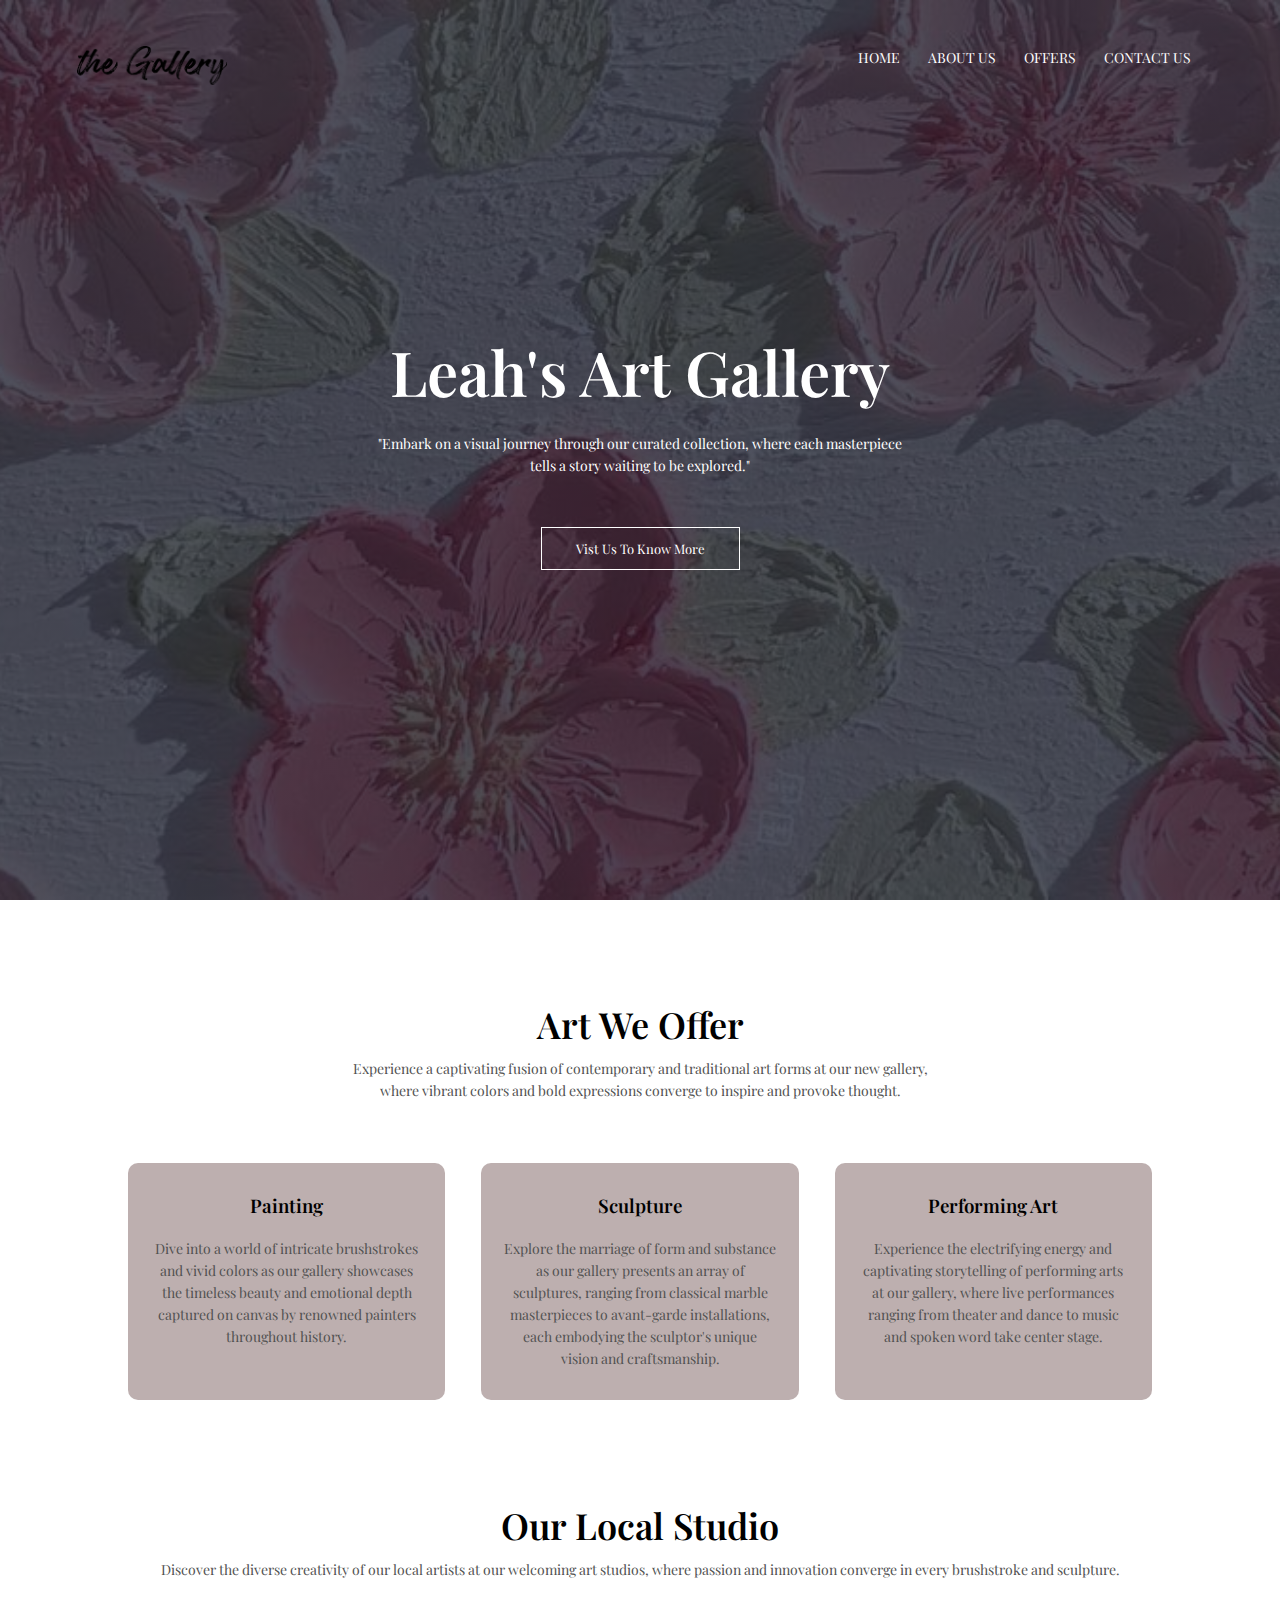
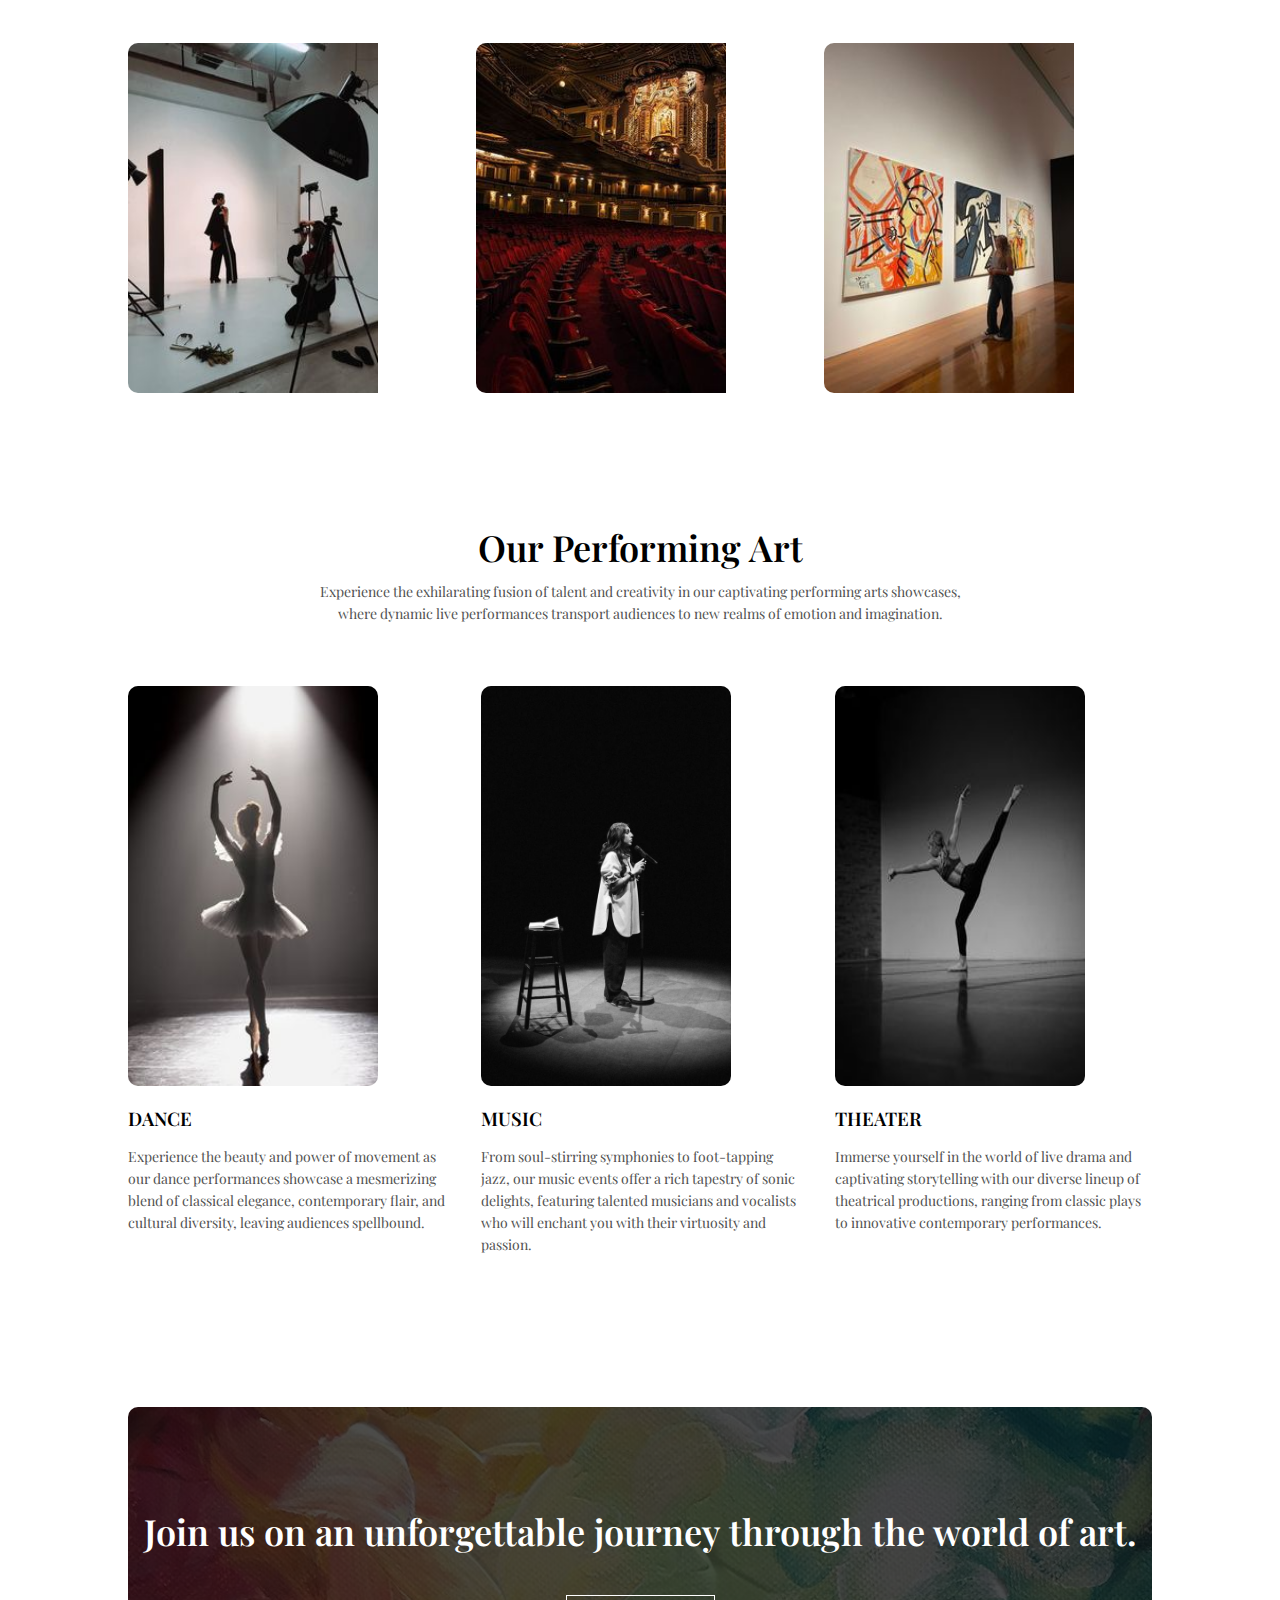
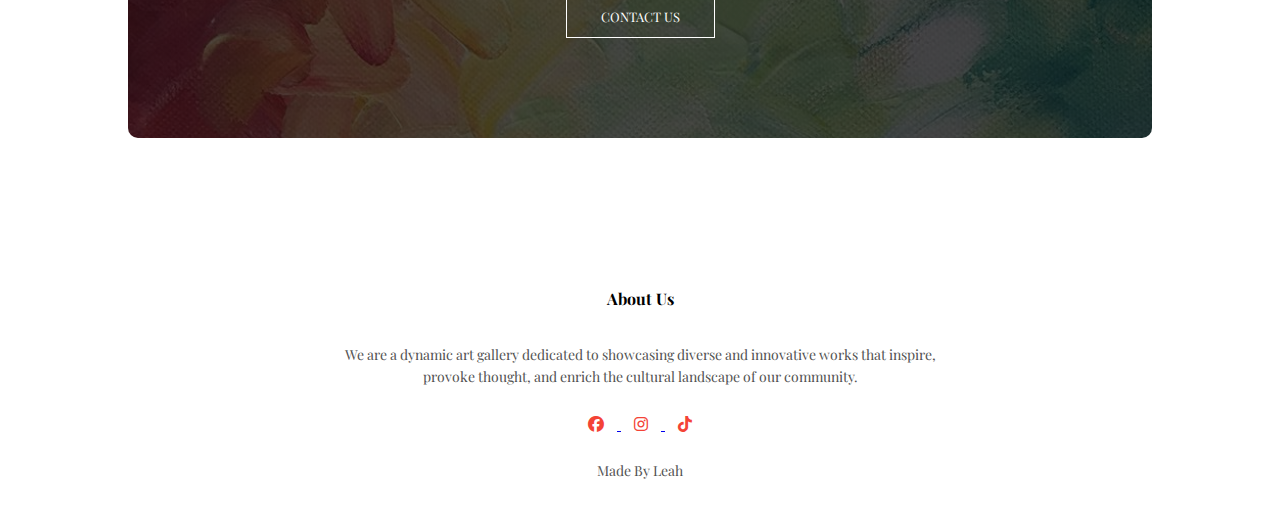
<file: index.html>
<!DOCTYPE html>
<html>
<head>
    <meta name="viewpoint" content="with=device-width, initial-scale=1.0">
    <title>Leahs Demo Website</title>
    <link rel="stylesheet" href="website.css">
    <link rel="preconnect" href="https://fonts.googleapis.com">
<link rel="preconnect" href="https://fonts.gstatic.com" crossorigin>
<link href="https://fonts.googleapis.com/css2?family=Playfair+Display:ital,wght@0,400..900;1,400..900&display=swap" rel="stylesheet">
<!--<link rel="stylesheet" href="https://cdn.jsdelivr.net/npm/@fortawesome/fontawesome-free@6.4.2/css/fontawesome.min.css">-->
<link rel="stylesheet" href="https://cdnjs.cloudflare.com/ajax/libs/font-awesome/6.5.1/css/all.min.css">
    
</head>
<body>
    <section class="header">
        <nav>
            <a href="website.html"><img src="images/icon02.png"></a>
            <div class="nav-links" id="navLinks">
            <i class="fa-solid fa-xmark" onclick="hideMenu()"></i>
    

            <ul>
                <li><a href="website.html">HOME</a></li>
                <li><a href="about.html">ABOUT US</a></li>
                <li><a href="course.html">OFFERS</a></li>
                <li><a href="contact.html">CONTACT US</a></li>
            </ul>

           </div>
         <i class="fa-solid fa-bars" onclick="showMenu()"></i>   
        </nav>
        

          <div class="text-box">
            <h1>Leah's Art Gallery</h1>
            <p>"Embark on a visual journey through our curated collection, where each masterpiece <br>tells a story waiting to be explored."</p>
            <a href="" class="hero-btn">Vist Us To Know More</a>

          </div>

    </section>

    <!-----course---->

    <section class="course">
        <h1>Art We Offer</h1>
        <p>Experience a captivating fusion of contemporary and traditional art forms at our new gallery,<br> where vibrant colors and bold expressions converge to inspire and provoke thought.</p>
        <div class="row">

         <div class="course-col">
            <h3>Painting</h3>
            <p>Dive into a world of intricate brushstrokes and vivid colors as our gallery showcases the timeless beauty and emotional depth captured on canvas by renowned painters throughout history.</p>
         </div>

         <div class="course-col">
            <h3>Sculpture</h3>
            <p>Explore the marriage of form and substance as our gallery presents an array of sculptures, ranging from classical marble masterpieces to avant-garde installations, each embodying the sculptor's unique vision and craftsmanship.</p>
         </div>

         <div class="course-col">
            <h3>Performing Art</h3>
            <p>Experience the electrifying energy and captivating storytelling of performing arts at our gallery, where live performances ranging from theater and dance to music and spoken word take center stage.</p>
         </div>

        </div>


    </section>

    <!----campus/locations--->

    <section class="campus">
        <h1>Our Local Studio</h1>
        <p>Discover the diverse creativity of our local artists at our welcoming art studios, where passion and innovation converge in every brushstroke and sculpture.</p>
        <div class="row">
            <div class="campus-col">
                <img src="images/studio02.png">
                <div class="layer">
                    <h3>STUDIO</h3>
                </div>
            </div>

            <div class="campus-col">
                <img src="images/studio04.png">
                <div class="layer">
                    <h3>THEATER</h3>
                </div>
            </div>

            <div class="campus-col">
                <img src="images/studio03.png">
                <div class="layer">
                    <h3>ART GALLERY</h3>
                </div>
            </div>

        </div>

    </section>

    <!---------------facilities/performing art------------------->
    <section class="facilities">
        <h1>Our Performing Art</h1>
        <p>Experience the exhilarating fusion of talent and creativity in our captivating performing arts showcases, <br>where dynamic live performances transport audiences to new realms of emotion and imagination.</p>

        <div class="row">
            <div class="facilities-col">
                <img src="images/pa01.png">
                <h3>DANCE</h3>
                <p>Experience the beauty and power of movement as our dance performances showcase a mesmerizing blend of classical elegance, contemporary flair, and cultural diversity, leaving audiences spellbound.</p>
            </div>

            <div class="facilities-col">
                <img src="images/pa03.png">
                <h3>MUSIC</h3>
                <p>From soul-stirring symphonies to foot-tapping jazz, our music events offer a rich tapestry of sonic delights, featuring talented musicians and vocalists who will enchant you with their virtuosity and passion.</p>
            </div>

            <div class="facilities-col">
                <img src="images/pa02.png">
                <h3>THEATER</h3>
                <p>Immerse yourself in the world of live drama and captivating storytelling with our diverse lineup of theatrical productions, ranging from classic plays to innovative contemporary performances.</p>
            </div>

        </div>

    </section>
    <!------------Call To Action-------------->
    
    <section class="cta">
        <h1>Join us on an unforgettable journey through the world of art.</h1>
        <a href="contact.html" class="hero-btn">CONTACT US</a>
        
    </section>

    <!------------footer/about us-------------->

    <section class="footer">
        <h4>About Us</h4>
        <p>We are a dynamic art gallery dedicated to showcasing diverse and innovative works that inspire,<br> provoke thought, and enrich the cultural landscape of our community.</p>
        
        <div class="icons">
            <a href="https://www.facebook.com/share/MrYZ13g3mM8Aegvr/?mibextid=qi2Omg">
                <i class="fa-brands fa-facebook"></i>
            </a>
            <a href="https://www.instagram.com/bronwynnaicker?igsh=empidTBzeHNhOWMw">
                <i class="fa-brands fa-instagram"></i>
            </a>
            <a href="https://www.tiktok.com/@leah_naicker?_t=8kb9lyFSwHm&_r=1">
                <i class="fa-brands fa-tiktok"></i>
            </a>
            
        </div>
        <p>Made By Leah</p>

    </section>




























<!--------java script for toggle menu------->
<script>
    
    var navLinks = document.getElementById("navLinks");

    function showMenu(){
        navLinks.style.right= "0";
    }
    function hideMenu(){
        navLinks.style.right= "-200px";
    }

</script>

</body>
</html>
</file>
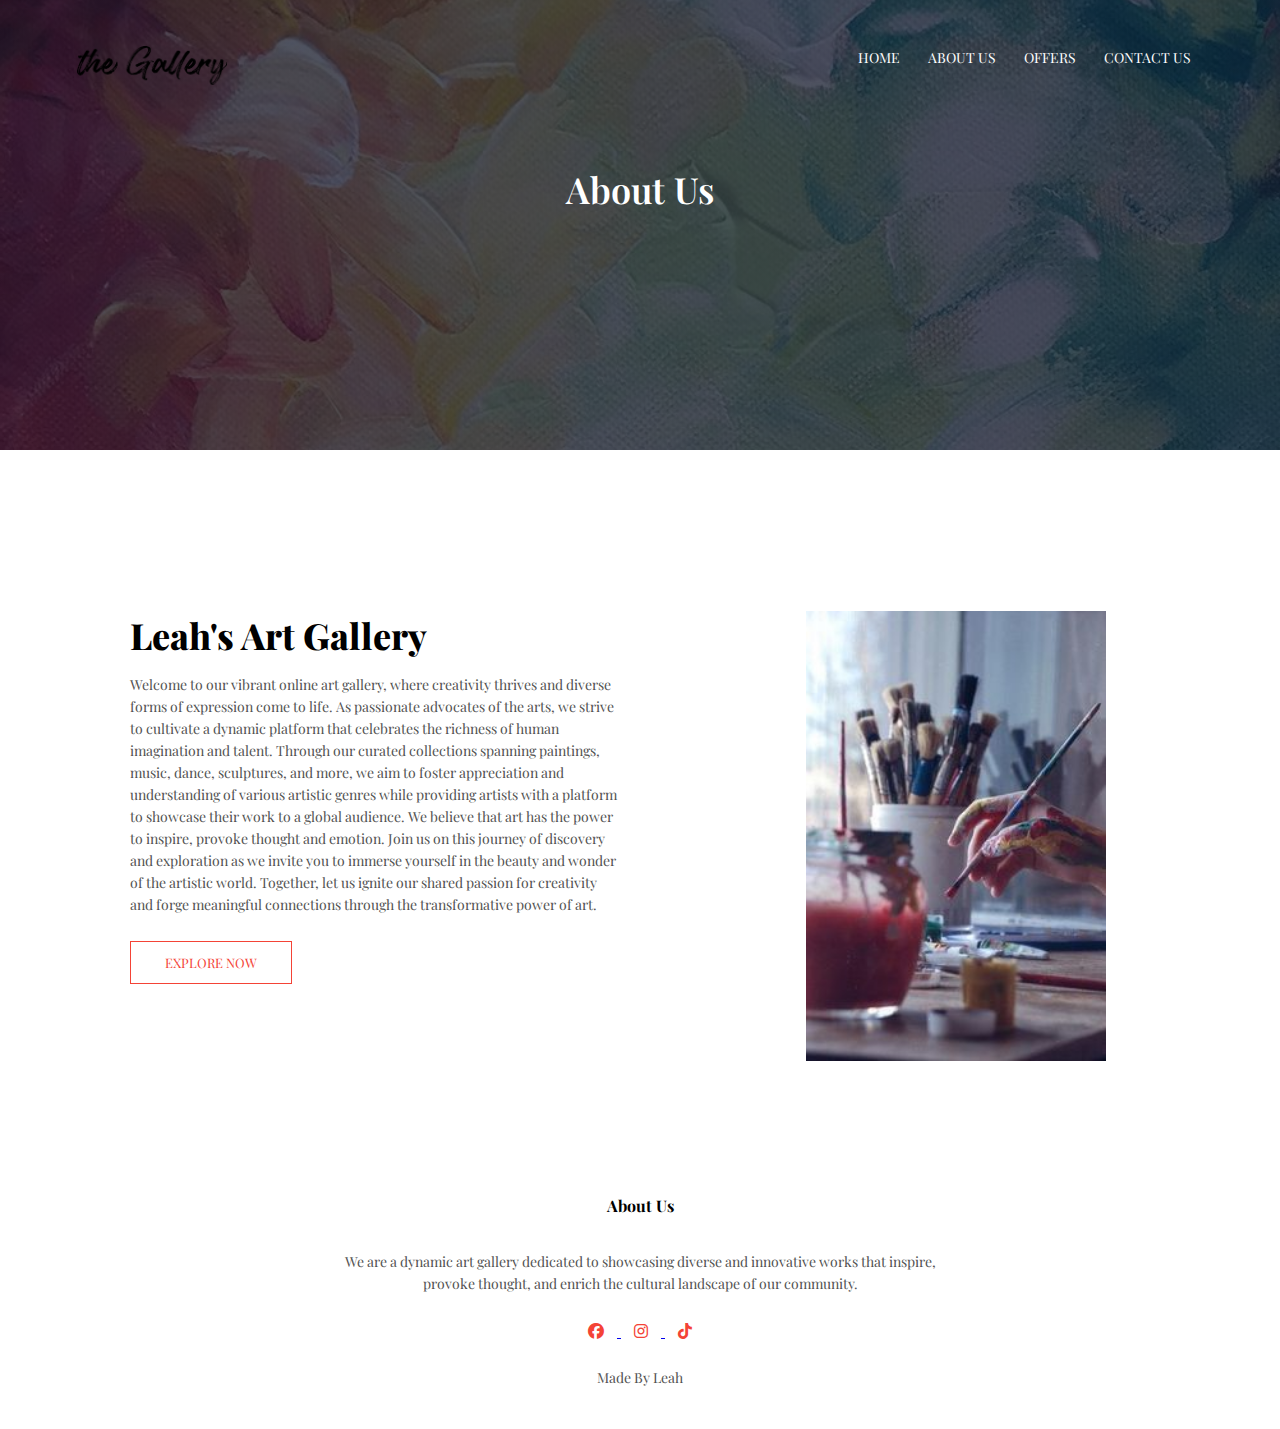
<file: about.html>
<!DOCTYPE html>
<html>
<head>
    <meta name="viewpoint" content="with=device-width, initial-scale=1.0">
    <title>Leahs Demo Website</title>
    <link rel="stylesheet" href="website.css">
    <link rel="preconnect" href="https://fonts.googleapis.com">
<link rel="preconnect" href="https://fonts.gstatic.com" crossorigin>
<link href="https://fonts.googleapis.com/css2?family=Playfair+Display:ital,wght@0,400..900;1,400..900&display=swap" rel="stylesheet">
<!--<link rel="stylesheet" href="https://cdn.jsdelivr.net/npm/@fortawesome/fontawesome-free@6.4.2/css/fontawesome.min.css">-->
<link rel="stylesheet" href="https://cdnjs.cloudflare.com/ajax/libs/font-awesome/6.5.1/css/all.min.css">

<script>
    function showMenu() {
        var navLinks = document.getElementById("navLinks");
        navLinks.style.right = "0";
    }
</script>
<script>
    function hideMenu() {
        var navLinks = document.getElementById("navLinks");
        navLinks.style.right = "-200px"; // Assuming you want to hide the menu by sliding it to the right
    }
</script>

 
</head>
<body>
    <section class="sub-header">
        <nav>
            <a href="website.html"><img src="images/icon02.png"></a>
            <div class="nav-links" id="navLinks">
            <i class="fa-solid fa-xmark" onclick="hideMenu()"></i>

            <ul>
                <li><a href="website.html">HOME</a></li>
                <li><a href="about.html">ABOUT US</a></li>
                <li><a href="course.html">OFFERS</a></li>
                <li><a href="contact.html">CONTACT US</a></li>
            </ul>

           </div>
            <i class="fa-solid fa-bars" onclick="showMenu()"></i>
        </nav>
        <h1>About Us</h1>
          
    </section>

    <!------------------about us content---------------------->

    <section class="about-us">

        <div class="row">
            <div class="about-col">
                <h1>Leah's Art Gallery</h1>
                <p>Welcome to our vibrant online art gallery, where creativity thrives and diverse 
                    forms of expression come to life. As passionate advocates of the arts, we strive to 
                    cultivate a dynamic platform that celebrates the richness of human imagination and talent. 
                    Through our curated collections spanning paintings, music, dance, sculptures, and more, we aim to 
                    foster appreciation and understanding of various artistic genres while providing artists with a platform 
                    to showcase their work to a global audience. We believe that art has the power to inspire, provoke thought
                    and emotion. Join us on this journey of discovery and exploration as we invite you to immerse yourself in the 
                    beauty and wonder of the artistic world. Together, let us ignite our shared passion for creativity and forge
                    meaningful connections through the transformative power of art.</p>
                    <a href="website.html" class="hero-btn red-btn">EXPLORE NOW</a>

            </div>
            <div class="about-col">
                <img src="images/aboutimage.png">
            </div>
             

        </div>

    </section>





    <!----------------footer/about us------------------->

    <section class="footer">
        <h4>About Us</h4>
        <p>We are a dynamic art gallery dedicated to showcasing diverse and innovative works that inspire,<br> provoke thought, and enrich the cultural landscape of our community.</p>
        
        <div class="icons">
            <a href="https://www.facebook.com/share/MrYZ13g3mM8Aegvr/?mibextid=qi2Omg">
                <i class="fa-brands fa-facebook"></i>
            </a>
            <a href="https://www.instagram.com/bronwynnaicker?igsh=empidTBzeHNhOWMw">
                <i class="fa-brands fa-instagram"></i>
            </a>
            <a href="https://www.tiktok.com/@leah_naicker?_t=8kb9lyFSwHm&_r=1">
                <i class="fa-brands fa-tiktok"></i>
            </a>
            
        </div>
        <p>Made By Leah</p>

    </section>
</file>
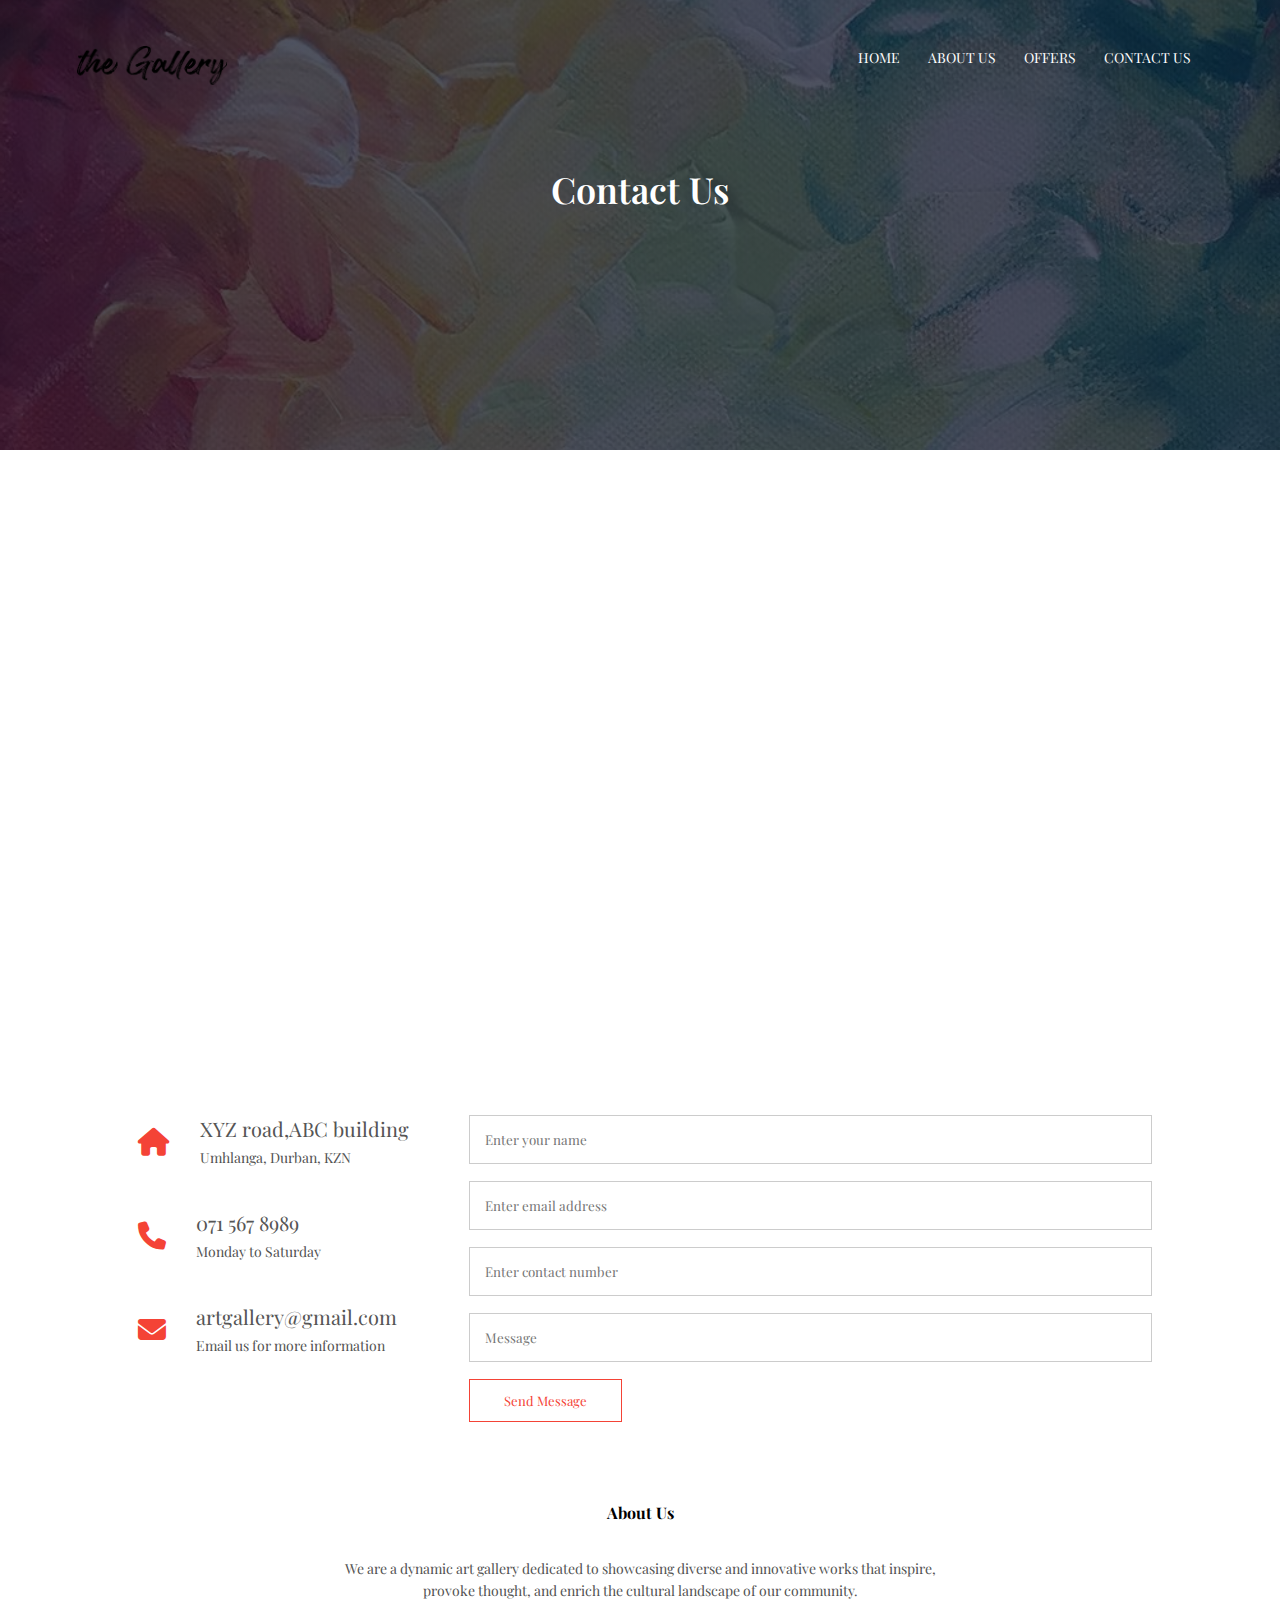
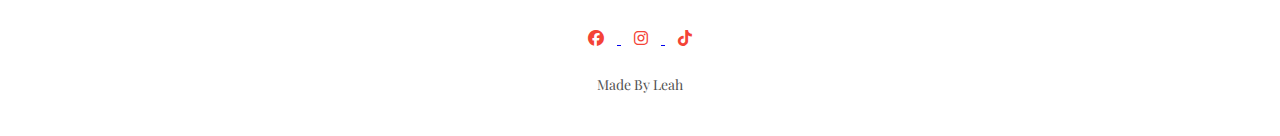
<file: contact.html>
<!DOCTYPE html>
<html>
<head>
    <meta name="viewpoint" content="with=device-width, initial-scale=1.0">
    <title>Leahs Demo Website</title>
    <link rel="stylesheet" href="website.css">
    <link rel="preconnect" href="https://fonts.googleapis.com">
<link rel="preconnect" href="https://fonts.gstatic.com" crossorigin>
<link href="https://fonts.googleapis.com/css2?family=Playfair+Display:ital,wght@0,400..900;1,400..900&display=swap" rel="stylesheet">
<!--<link rel="stylesheet" href="https://cdn.jsdelivr.net/npm/@fortawesome/fontawesome-free@6.4.2/css/fontawesome.min.css">-->
<link rel="stylesheet" href="https://cdnjs.cloudflare.com/ajax/libs/font-awesome/6.5.1/css/all.min.css">

<script>
    function showMenu() {
        var navLinks = document.getElementById("navLinks");
        navLinks.style.right = "0";
    }
</script>
<script>
    function hideMenu() {
        var navLinks = document.getElementById("navLinks");
        navLinks.style.right = "-200px"; // Assuming you want to hide the menu by sliding it to the right
    }
</script>

<!--
<script src="index.js"></script>

<script type="text/javascript"
        src="https://cdn.jsdelivr.net/npm/@emailjs/browser@4/dist/email.min.js">
</script>
<script type="text/javascript">
   (function(){
      emailjs.init({
        publicKey: "DJg14hxnEc09rUkpa",
      });
   })();
</script>
-->
 
</head>
<body>
    <section class="sub-header">
        <nav>
            <a href="website.html"><img src="images/icon02.png"></a>
            <div class="nav-links" id="navLinks">
            <i class="fa-solid fa-xmark" onclick="hideMenu()"></i>

                <ul>
                    <li><a href="website.html">HOME</a></li>
                    <li><a href="about.html">ABOUT US</a></li>
                    <li><a href="course.html">OFFERS</a></li>
                    <li><a href="contact.html">CONTACT US</a></li>
                </ul>

           </div>
            <i class="fa-solid fa-bars" onclick="showMenu()"></i>
        </nav>
        <h1>Contact Us</h1>
          
    </section>

    <!------------------contact us content---------------------->

    <section class="location">

        <iframe src="https://www.google.com/maps/embed?pb=!1m18!1m12!1m3!1d27715.910371499645!2d31.04412239835822!3d-29.734563805158604!2m3!1f0!2f0!3f0!3m2!1i1024!2i768!4f13.1!3m3!1m2!1s0x1ef705936be7aad7%3A0x5695c879d17fa492!2suMhlanga!5e0!3m2!1sen!2sza!4v1709845369508!5m2!1sen!2sza" width="600" height="450" style="border:0;" allowfullscreen="" loading="lazy" referrerpolicy="no-referrer-when-downgrade"></iframe>
       
    </section>

    <section class="contact-us">
        <div class="row">
            <div class="contact-col">
                <div>
                    <i class="fa-solid fa-house"></i>
                    <span>
                        <h5>XYZ road,ABC building</h5>
                        <p>Umhlanga, Durban, KZN</p>
                    </span>
                </div>
                <div>
                    <i class="fa-solid fa-phone"></i>
                    <span>
                        <h5>071 567 8989</h5>
                        <p>Monday to Saturday</p>
                    </span>
                </div>
                <div>
                    <i class="fa-solid fa-envelope"></i>
                    <span>
                        <h5>artgallery@gmail.com</h5>
                        <p>Email us for more information</p>
                    </span>
                </div>

            </div>
            <section>
            <div class="contact-col">

                <!--<form action="form-handler.php" method="post">
                <form action="https://api.web3forms.com/submit" method="POST">
                <form action="https://formsubmit.co/leahnaicker2412@email.com" method="POST">

                    <input type="hidden" name="access_key" value="7379b38b-39d9-4c15-8016-9320148e6f90">

                    <input type="text" name="name" placeholder="Enter your name" required>
                    <input type="email" name="email" placeholder="Enter email address" required>
                    <input type="text" name="text" placeholder="Enter contact number" required>
                    <input type="8" name="message" placeholder="Message" required>
                    <button type="submit" class="hero-btn red-btn">Send Message</button>
                

                </form>
                <form method="post">
                    <label for="name">Name</label>
                    <input type="text" name="name" id="name"placeholder="Enter your name" required>

                    <label for="email">Email</label>
                    <input type="email" name="email" id="email"placeholder="Enter email address" required>

                    <label for="number">Cell Number</label>
                    <input type="number" name="number" id="number"placeholder="Enter cell number" required>
                    
                    <label for="message">Message</label>
                    <textarea type="message" name="message" id="message"placeholder="Message" required></textarea>

                    <button type="submit" class="hero-btn red-btn" onclick="sendMail()" >Send Message</button>
-->

                <form action="https://api.web3forms.com/submit" method="POST" class="contact.html"> 
                    <input type="hidden" name="access_key" value="7379b38b-39d9-4c15-8016-9320148e6f90">  

                    <input type="text" name="name" placeholder="Enter your name" required>
                    <input type="email" name="email" placeholder="Enter email address" required>
                    <input type="text" name="text" placeholder="Enter contact number" required>
                    <input type="8" name="message" placeholder="Message" required>
                    <button type="submit" class="hero-btn red-btn">Send Message</button>

                    

                </form>
                

            </div>
            </section>

        </div>

    </section>


    





    <!----------------footer/about us------------------->

    <section class="footer">
        <h4>About Us</h4>
        <p>We are a dynamic art gallery dedicated to showcasing diverse and innovative works that inspire,<br> provoke thought, and enrich the cultural landscape of our community.</p>
        
        <div class="icons">
            <a href="https://www.facebook.com/share/MrYZ13g3mM8Aegvr/?mibextid=qi2Omg">
                <i class="fa-brands fa-facebook"></i>
            </a>
            <a href="https://www.instagram.com/bronwynnaicker?igsh=empidTBzeHNhOWMw">
                <i class="fa-brands fa-instagram"></i>
            </a>
            <a href="https://www.tiktok.com/@leah_naicker?_t=8kb9lyFSwHm&_r=1">
                <i class="fa-brands fa-tiktok"></i>
            </a>
            
        </div>
        <p>Made By Leah</p>

    </section>
</file>
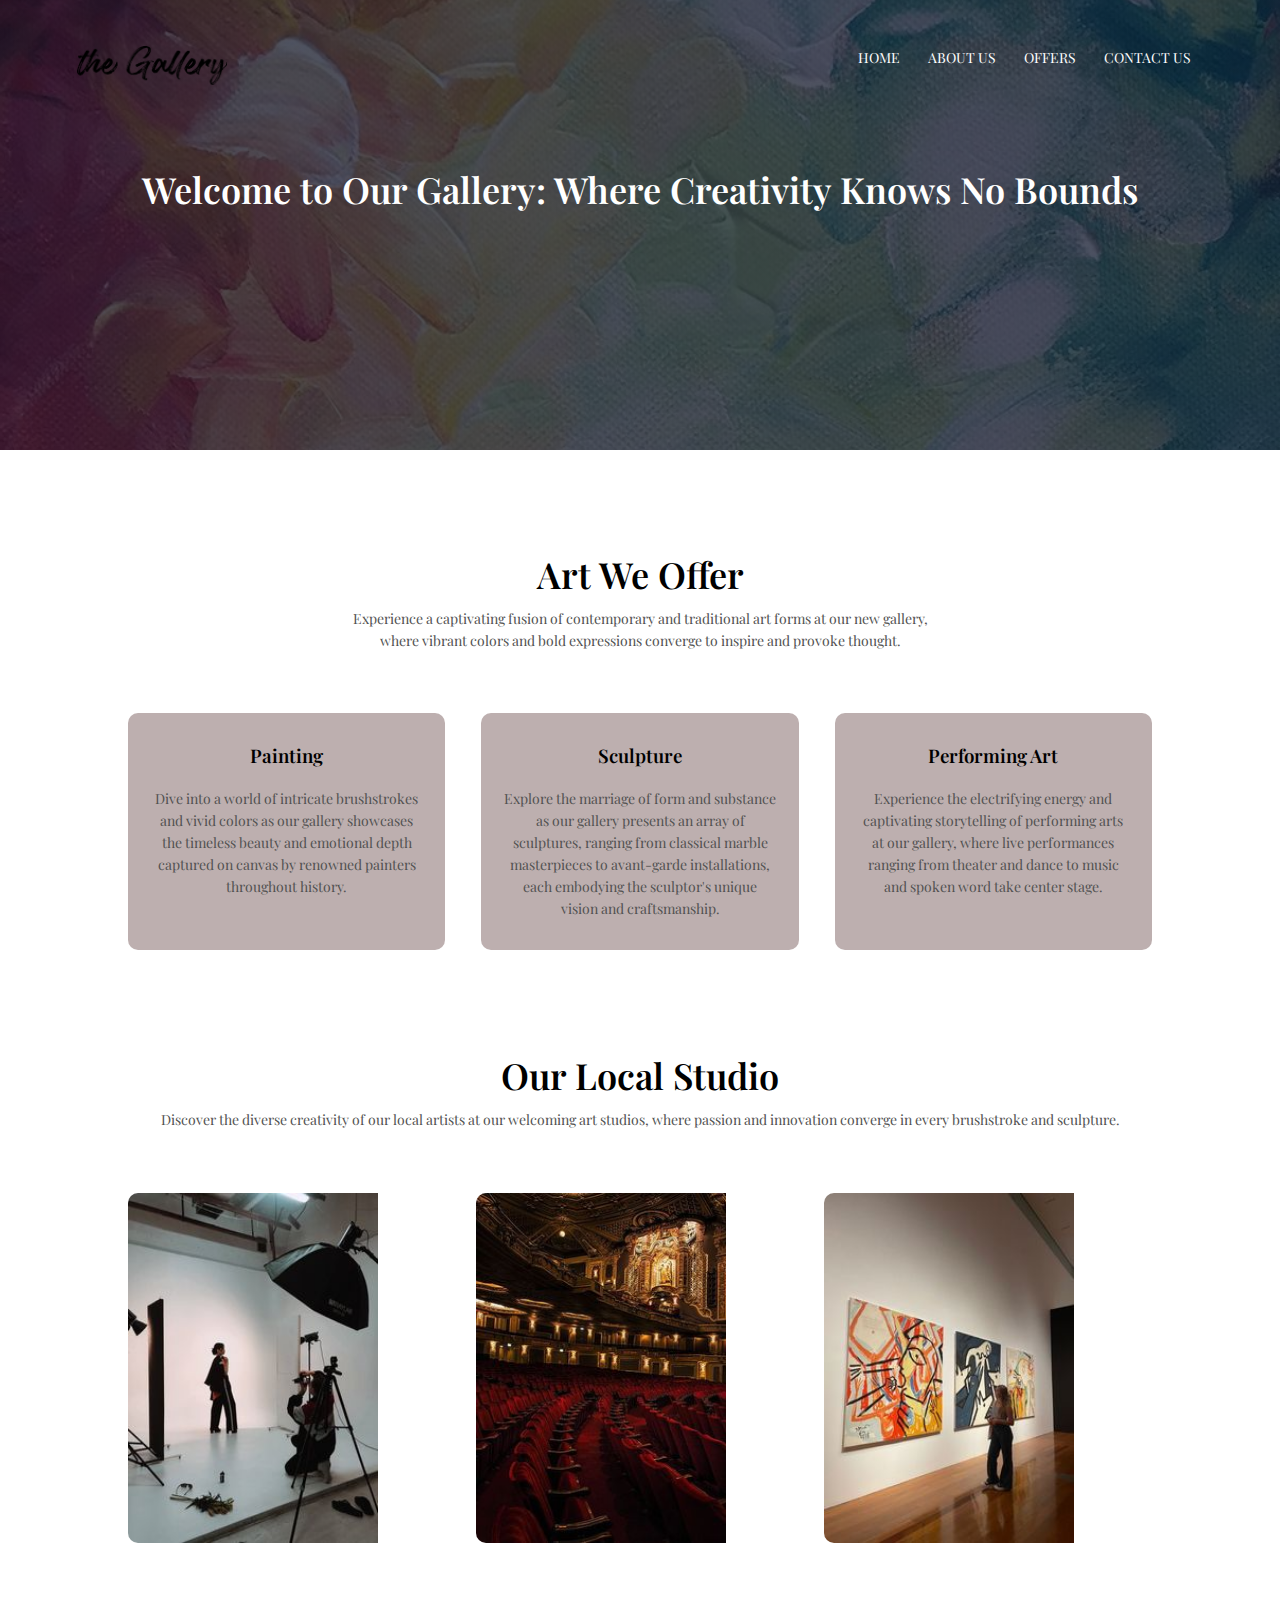
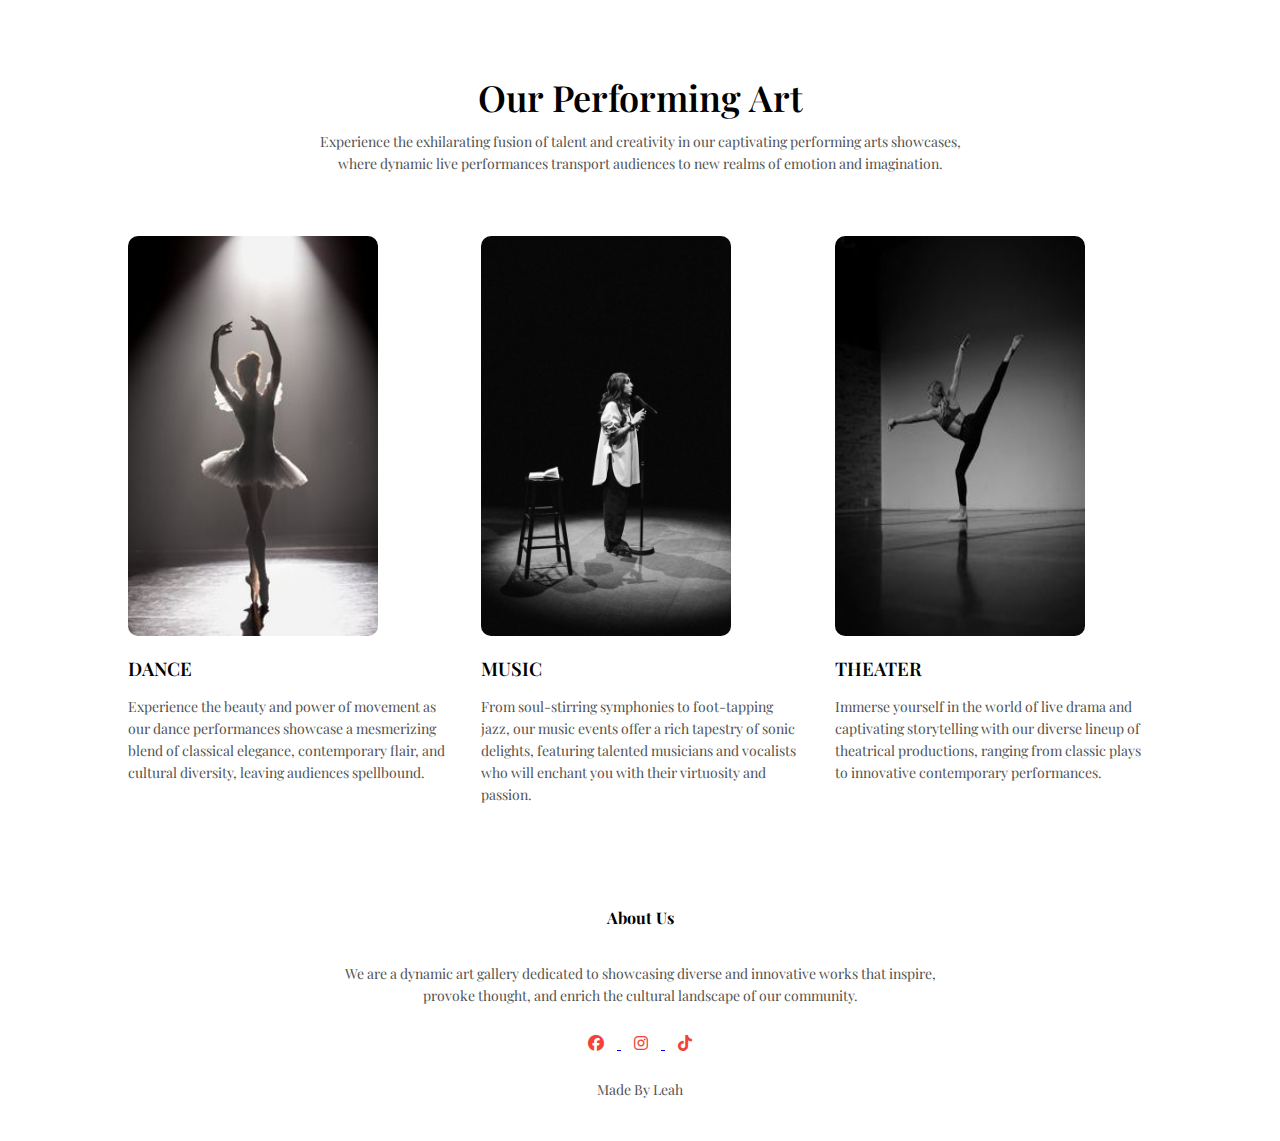
<file: course.html>
<!DOCTYPE html>
<html>
<head>
    <meta name="viewpoint" content="with=device-width, initial-scale=1.0">
    <title>Leahs Demo Website</title>
    <link rel="stylesheet" href="website.css">
    <link rel="preconnect" href="https://fonts.googleapis.com">
<link rel="preconnect" href="https://fonts.gstatic.com" crossorigin>
<link href="https://fonts.googleapis.com/css2?family=Playfair+Display:ital,wght@0,400..900;1,400..900&display=swap" rel="stylesheet">
<!--<link rel="stylesheet" href="https://cdn.jsdelivr.net/npm/@fortawesome/fontawesome-free@6.4.2/css/fontawesome.min.css">-->
<link rel="stylesheet" href="https://cdnjs.cloudflare.com/ajax/libs/font-awesome/6.5.1/css/all.min.css">

<script>
    function showMenu() {
        var navLinks = document.getElementById("navLinks");
        navLinks.style.right = "0";
    }
</script>
<script>
    function hideMenu() {
        var navLinks = document.getElementById("navLinks");
        navLinks.style.right = "-200px"; // Assuming you want to hide the menu by sliding it to the right
    }
</script>

 
</head>
<body>
    <section class="sub-header">
        <nav>
            <a href="website.html"><img src="images/icon02.png"></a>
            <div class="nav-links" id="navLinks">
            <i class="fa-solid fa-xmark" onclick="hideMenu()"></i>

            <ul>
                <li><a href="website.html">HOME</a></li>
                <li><a href="about.html">ABOUT US</a></li>
                <li><a href="course.html">OFFERS</a></li>
                <li><a href="contact.html">CONTACT US</a></li>
            </ul>

           </div>
            <i class="fa-solid fa-bars" onclick="showMenu()"></i>
        </nav>
        <h1>Welcome to Our Gallery: Where Creativity Knows No Bounds</h1>
          
    </section>

    <!----------------footer/about us------------------->
    <section class="course">
        <h1>Art We Offer</h1>
        <p>Experience a captivating fusion of contemporary and traditional art forms at our new gallery,<br> where vibrant colors and bold expressions converge to inspire and provoke thought.</p>
        <div class="row">

         <div class="course-col">
            <h3>Painting</h3>
            <p>Dive into a world of intricate brushstrokes and vivid colors as our gallery showcases the timeless beauty and emotional depth captured on canvas by renowned painters throughout history.</p>
         </div>

         <div class="course-col">
            <h3>Sculpture</h3>
            <p>Explore the marriage of form and substance as our gallery presents an array of sculptures, ranging from classical marble masterpieces to avant-garde installations, each embodying the sculptor's unique vision and craftsmanship.</p>
         </div>

         <div class="course-col">
            <h3>Performing Art</h3>
            <p>Experience the electrifying energy and captivating storytelling of performing arts at our gallery, where live performances ranging from theater and dance to music and spoken word take center stage.</p>
         </div>

        </div>


    </section>

    <!----campus/locations--->

    <section class="campus">
        <h1>Our Local Studio</h1>
        <p>Discover the diverse creativity of our local artists at our welcoming art studios, where passion and innovation converge in every brushstroke and sculpture.</p>
        <div class="row">
            <div class="campus-col">
                <img src="images/studio02.png">
                <div class="layer">
                    <h3>STUDIO</h3>
                </div>
            </div>

            <div class="campus-col">
                <img src="images/studio04.png">
                <div class="layer">
                    <h3>THEATER</h3>
                </div>
            </div>

            <div class="campus-col">
                <img src="images/studio03.png">
                <div class="layer">
                    <h3>ART GALLERY</h3>
                </div>
            </div>

        </div>

    </section>

    <!---------------facilities/performing art------------------->
    <section class="facilities">
        <h1>Our Performing Art</h1>
        <p>Experience the exhilarating fusion of talent and creativity in our captivating performing arts showcases, <br>where dynamic live performances transport audiences to new realms of emotion and imagination.</p>

        <div class="row">
            <div class="facilities-col">
                <img src="images/pa01.png">
                <h3>DANCE</h3>
                <p>Experience the beauty and power of movement as our dance performances showcase a mesmerizing blend of classical elegance, contemporary flair, and cultural diversity, leaving audiences spellbound.</p>
            </div>

            <div class="facilities-col">
                <img src="images/pa03.png">
                <h3>MUSIC</h3>
                <p>From soul-stirring symphonies to foot-tapping jazz, our music events offer a rich tapestry of sonic delights, featuring talented musicians and vocalists who will enchant you with their virtuosity and passion.</p>
            </div>

            <div class="facilities-col">
                <img src="images/pa02.png">
                <h3>THEATER</h3>
                <p>Immerse yourself in the world of live drama and captivating storytelling with our diverse lineup of theatrical productions, ranging from classic plays to innovative contemporary performances.</p>
            </div>

        </div>

    </section>



    <!----------------footer/about us------------------->

    <section class="footer">
        <h4>About Us</h4>
        <p>We are a dynamic art gallery dedicated to showcasing diverse and innovative works that inspire,<br> provoke thought, and enrich the cultural landscape of our community.</p>
        
        <div class="icons">
            <a href="https://www.facebook.com/share/MrYZ13g3mM8Aegvr/?mibextid=qi2Omg">
                <i class="fa-brands fa-facebook"></i>
            </a>
            <a href="https://www.instagram.com/bronwynnaicker?igsh=empidTBzeHNhOWMw">
                <i class="fa-brands fa-instagram"></i>
            </a>
            <a href="https://www.tiktok.com/@leah_naicker?_t=8kb9lyFSwHm&_r=1">
                <i class="fa-brands fa-tiktok"></i>
            </a>
            
        </div>
        <p>Made By Leah</p>

    </section>
</file>
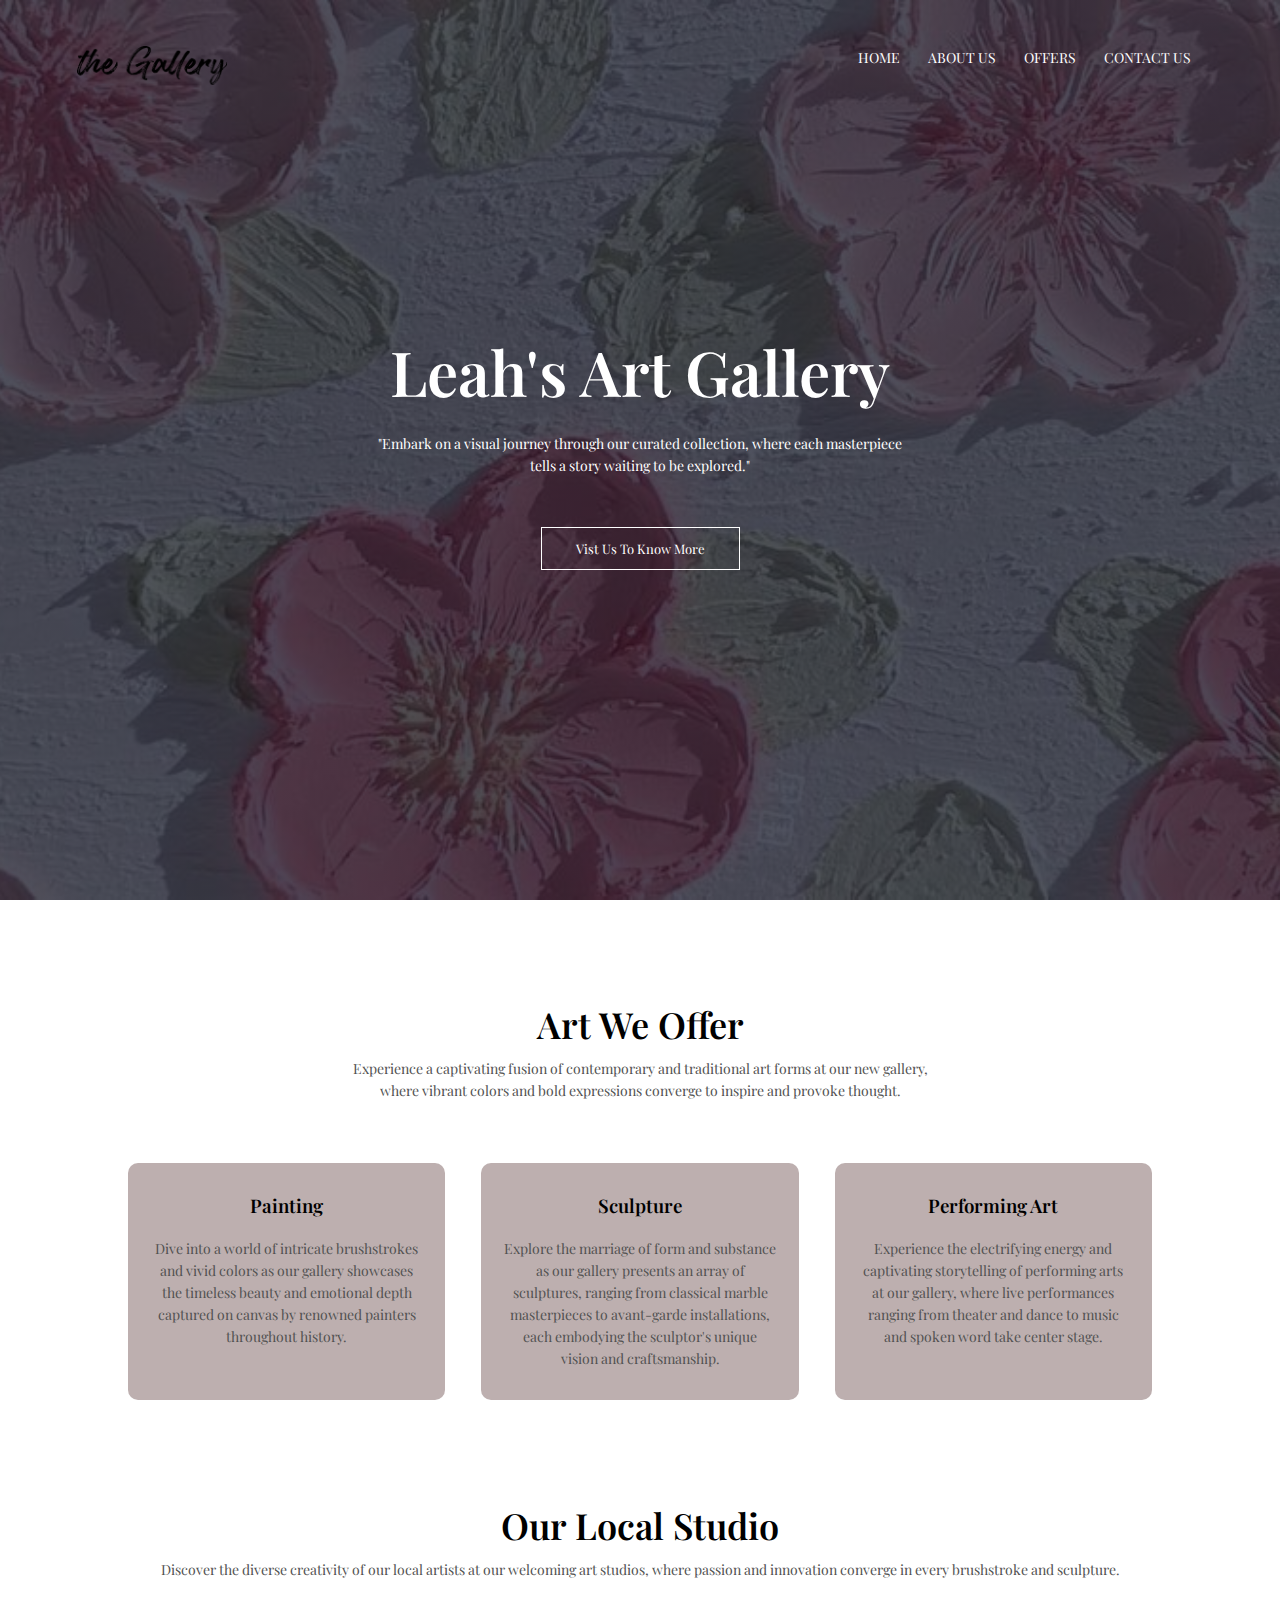
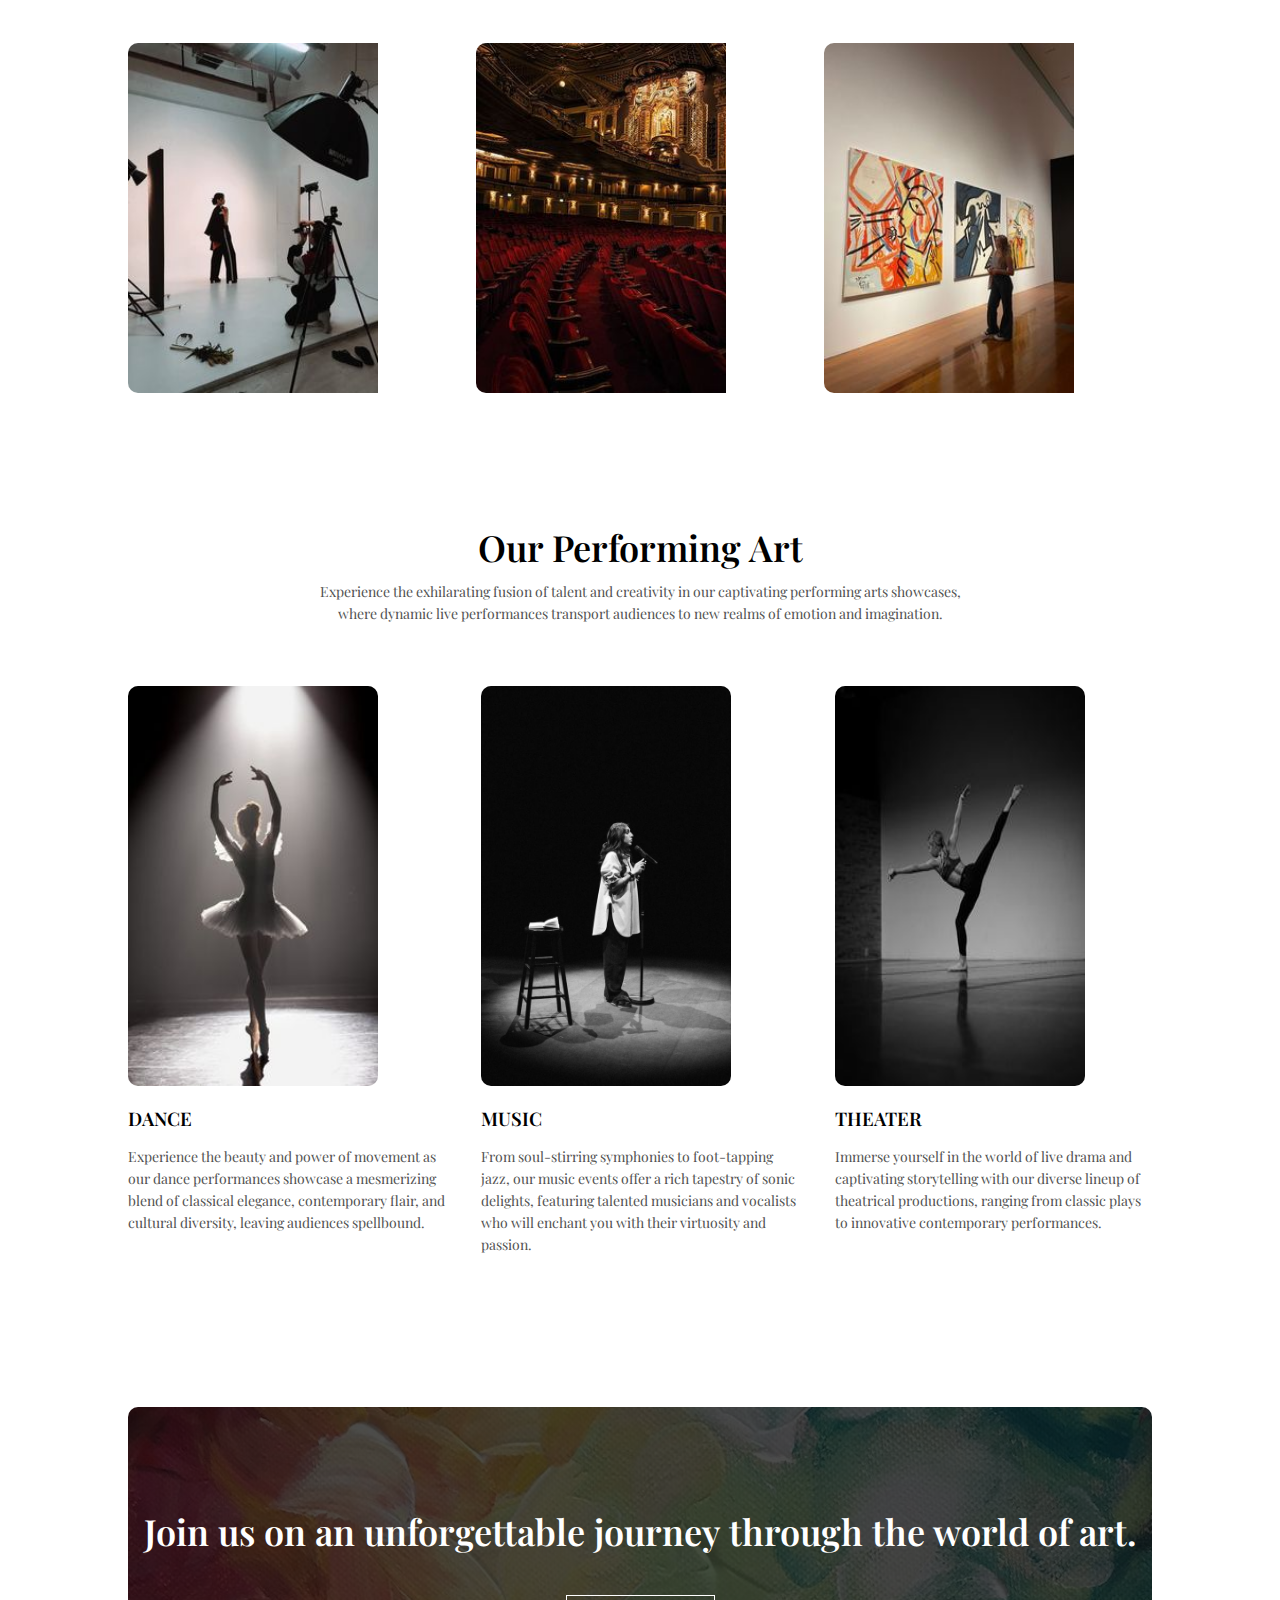
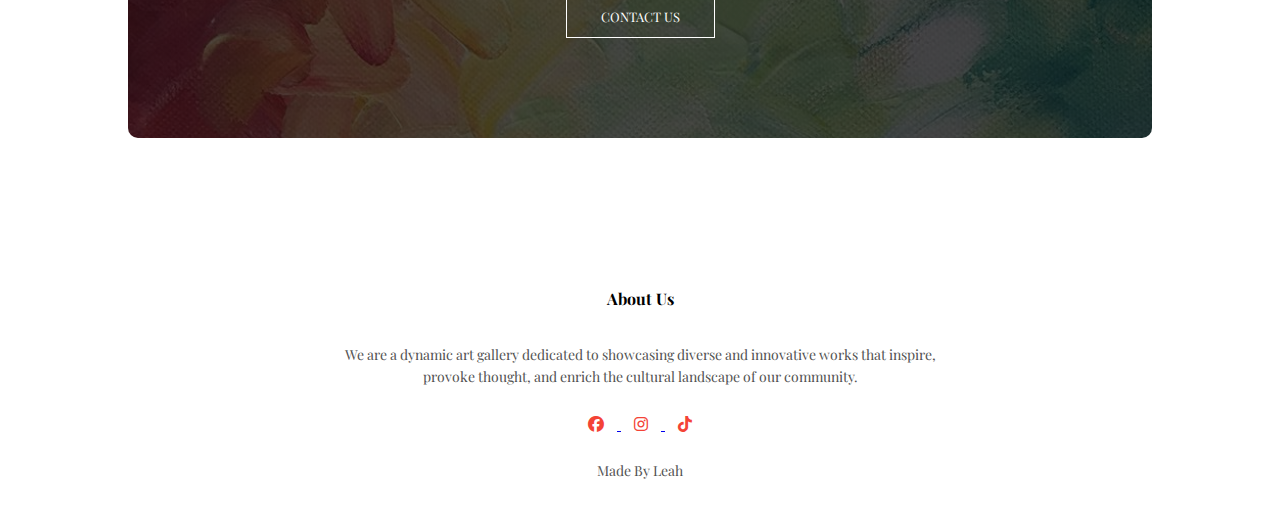
<file: website.html>
<!DOCTYPE html>
<html>
<head>
    <meta name="viewpoint" content="with=device-width, initial-scale=1.0">
    <title>Leahs Demo Website</title>
    <link rel="stylesheet" href="website.css">
    <link rel="preconnect" href="https://fonts.googleapis.com">
<link rel="preconnect" href="https://fonts.gstatic.com" crossorigin>
<link href="https://fonts.googleapis.com/css2?family=Playfair+Display:ital,wght@0,400..900;1,400..900&display=swap" rel="stylesheet">
<!--<link rel="stylesheet" href="https://cdn.jsdelivr.net/npm/@fortawesome/fontawesome-free@6.4.2/css/fontawesome.min.css">-->
<link rel="stylesheet" href="https://cdnjs.cloudflare.com/ajax/libs/font-awesome/6.5.1/css/all.min.css">
    
</head>
<body>
    <section class="header">
        <nav>
            <a href="website.html"><img src="images/icon02.png"></a>
            <div class="nav-links" id="navLinks">
            <i class="fa-solid fa-xmark" onclick="hideMenu()"></i>
    

            <ul>
                <li><a href="website.html">HOME</a></li>
                <li><a href="about.html">ABOUT US</a></li>
                <li><a href="course.html">OFFERS</a></li>
                <li><a href="contact.html">CONTACT US</a></li>
            </ul>

           </div>
         <i class="fa-solid fa-bars" onclick="showMenu()"></i>   
        </nav>
        

          <div class="text-box">
            <h1>Leah's Art Gallery</h1>
            <p>"Embark on a visual journey through our curated collection, where each masterpiece <br>tells a story waiting to be explored."</p>
            <a href="" class="hero-btn">Vist Us To Know More</a>

          </div>

    </section>

    <!-----course---->

    <section class="course">
        <h1>Art We Offer</h1>
        <p>Experience a captivating fusion of contemporary and traditional art forms at our new gallery,<br> where vibrant colors and bold expressions converge to inspire and provoke thought.</p>
        <div class="row">

         <div class="course-col">
            <h3>Painting</h3>
            <p>Dive into a world of intricate brushstrokes and vivid colors as our gallery showcases the timeless beauty and emotional depth captured on canvas by renowned painters throughout history.</p>
         </div>

         <div class="course-col">
            <h3>Sculpture</h3>
            <p>Explore the marriage of form and substance as our gallery presents an array of sculptures, ranging from classical marble masterpieces to avant-garde installations, each embodying the sculptor's unique vision and craftsmanship.</p>
         </div>

         <div class="course-col">
            <h3>Performing Art</h3>
            <p>Experience the electrifying energy and captivating storytelling of performing arts at our gallery, where live performances ranging from theater and dance to music and spoken word take center stage.</p>
         </div>

        </div>


    </section>

    <!----campus/locations--->

    <section class="campus">
        <h1>Our Local Studio</h1>
        <p>Discover the diverse creativity of our local artists at our welcoming art studios, where passion and innovation converge in every brushstroke and sculpture.</p>
        <div class="row">
            <div class="campus-col">
                <img src="images/studio02.png">
                <div class="layer">
                    <h3>STUDIO</h3>
                </div>
            </div>

            <div class="campus-col">
                <img src="images/studio04.png">
                <div class="layer">
                    <h3>THEATER</h3>
                </div>
            </div>

            <div class="campus-col">
                <img src="images/studio03.png">
                <div class="layer">
                    <h3>ART GALLERY</h3>
                </div>
            </div>

        </div>

    </section>

    <!---------------facilities/performing art------------------->
    <section class="facilities">
        <h1>Our Performing Art</h1>
        <p>Experience the exhilarating fusion of talent and creativity in our captivating performing arts showcases, <br>where dynamic live performances transport audiences to new realms of emotion and imagination.</p>

        <div class="row">
            <div class="facilities-col">
                <img src="images/pa01.png">
                <h3>DANCE</h3>
                <p>Experience the beauty and power of movement as our dance performances showcase a mesmerizing blend of classical elegance, contemporary flair, and cultural diversity, leaving audiences spellbound.</p>
            </div>

            <div class="facilities-col">
                <img src="images/pa03.png">
                <h3>MUSIC</h3>
                <p>From soul-stirring symphonies to foot-tapping jazz, our music events offer a rich tapestry of sonic delights, featuring talented musicians and vocalists who will enchant you with their virtuosity and passion.</p>
            </div>

            <div class="facilities-col">
                <img src="images/pa02.png">
                <h3>THEATER</h3>
                <p>Immerse yourself in the world of live drama and captivating storytelling with our diverse lineup of theatrical productions, ranging from classic plays to innovative contemporary performances.</p>
            </div>

        </div>

    </section>
    <!------------Call To Action-------------->
    
    <section class="cta">
        <h1>Join us on an unforgettable journey through the world of art.</h1>
        <a href="contact.html" class="hero-btn">CONTACT US</a>
        
    </section>

    <!------------footer/about us-------------->

    <section class="footer">
        <h4>About Us</h4>
        <p>We are a dynamic art gallery dedicated to showcasing diverse and innovative works that inspire,<br> provoke thought, and enrich the cultural landscape of our community.</p>
        
        <div class="icons">
            <a href="https://www.facebook.com/share/MrYZ13g3mM8Aegvr/?mibextid=qi2Omg">
                <i class="fa-brands fa-facebook"></i>
            </a>
            <a href="https://www.instagram.com/bronwynnaicker?igsh=empidTBzeHNhOWMw">
                <i class="fa-brands fa-instagram"></i>
            </a>
            <a href="https://www.tiktok.com/@leah_naicker?_t=8kb9lyFSwHm&_r=1">
                <i class="fa-brands fa-tiktok"></i>
            </a>
            
        </div>
        <p>Made By Leah</p>

    </section>




























<!--------java script for toggle menu------->
<script>
    
    var navLinks = document.getElementById("navLinks");

    function showMenu(){
        navLinks.style.right= "0";
    }
    function hideMenu(){
        navLinks.style.right= "-200px";
    }

</script>

</body>
</html>
</file>
<file: website.css>
*{
    margin: 0;
    padding: 0;
    font-family: "Playfair Display", serif;
  
}

.header{
    min-height: 100vh;
    width: 100%;
    background-image: linear-gradient(rgba(4,9,30,0.7),rgba(4,9,30,0.7)), url(images/imageart2.png);
    background-position: center;
    background-size: cover;
    position: relative;


}
nav{
    display: flex;
    padding: 2% 6%;
    justify-content: space-between;
    align-items: center;

}

nav img{
    width: 150px;
    padding-top: 20px;

}
@media(max-width:700px){
    nav img{
        width: 100px;
        padding-top:70px ;

    } 
}

.nav-links{
    flex: 1;
    text-align: right;
}
.nav-links ul li{
    list-style: none;
    display: inline-block;
    padding: 8px 12px;
    position: relative;

}

.nav-links ul li a{
    color: #fff;
    text-decoration: none;
    font-size: 14px;
}
.nav-links ul li::after{
    content: '';
    width: 0%;
    height: 2px;
    background: #f44336;
    display: block;
    margin: auto;
    transition: 0.5s;

}
.nav-links ul li:hover::after{
    width: 100%;
}

.text-box{
    width: 90%;
    color: #fff;
    position: absolute;
    top: 50%;
    left: 50%;
    transform: translate(-50%,-50%);
    text-align: center;

}
.text-box h1{
    font-size: 62px;
}
.text-box p{
    margin: 10px 0 40px;
    font-size: 14px;
    color: #fff;
}
.hero-btn{
    display: inline-block;
    text-decoration: none;
    color: #fff;
    border: 1px solid #fff;
    padding: 12px 34px;
    font-size: 13px;
    background: transparent;
    position: relative;
    cursor: pointer;
}
.hero-btn:hover{
    border: 1px solid #f44336;
    background: #f44336;
    transition: 1s;
}

nav .fa-solid {
    display: none;
}


@media(max-width:700px){
    .text-box h1{
        font-size:45px;
    }
    .text-box p{
        font-size: 20px ;
    }
    .nav-links ul li{
        display: block;
    }
    .hero-btn{
        font-size: 15px; 
    }
    .nav-links{
        position: fixed;
        background: #f44336;
        height: 100vh;
        width: 200px;
        top: 0;
        right: -200px;
        text-align: left;
        z-index: 2;
        transition: 1s;

    }
    nav .fa-solid{
        display: block;
        color: #fff;
        margin: 10px;
        font-size: 22px;
        cursor: pointer;
    }
    .nav-links ul{
        padding: 30px;
    }


}


/*---------------------course/art we offer------------------------*/

.course{
    width: 80%;
    margin: auto;
    text-align: center;
    padding-top: 100px;

}
h1{
    font-size: 36px;
    font-weight: 600;
}
p{
    color: #525252;
    font-size: 14px;
    font-weight: 300;
    line-height: 22px;
    padding: 10px;

}
.row{
    margin-top: 5%;
    display: flex;
    justify-content: space-between;
}
.course-col{
    flex-basis: 31%;
    background: #bdafaf;
    border-radius: 10px;
    margin-bottom: 5%;
    padding: 20px 12px;
    box-sizing: border-box;
    transition: 0.5s;
}
h3{
    text-align: center;
    font-weight: 600;
    margin: 10px 0;
}
.course-col:hover{
    box-shadow: 0 0 20px 0px rgba(0,0,0,0.2);
}
@media(max-width: 700px){
    .row{
        flex-direction: column;
    }
    h1{
        font-size: 30px;
        padding-top: 20px;
    }
    p{
        font-size: 12px;

    }

}


/*------------------campus/local studio----------------------*/

.campus{
    width: 80%;
    margin: auto;
    text-align: center;
    padding-top: 50px;
}
.campus-col{
    flex-basis: 32%;
    border-radius: 10px;
    margin-bottom: 30px;
    position: relative;
    overflow: hidden;
}
.campus-col img{
    width: 250px;
    height: 350px;
    display: block;
}
.layer{
    background: transparent;
    height: 100%;
    width: 100%;
    position: absolute;
    top: 0;
    left: 0;
    transition: 0.5s;
}
.layer:hover{
    background: rgba(226,0,0,0.7);
}
.layer h3{
    width: 100%;
    font-weight: 500;
    color: #fff;
    font-size: 26px;
    bottom: 0;
    left: 50%;
    transform: translate(-50%);
    position: absolute;
    opacity: 0;
    transition: 0.5s;
}
.layer:hover h3{
    bottom: 49%;
    opacity: 1;
}

/*-------------------facilities/performing art----------------------*/

.facilities{
    width: 80%;
    margin: auto;
    text-align: center;
    padding-top: 100px;
}
.facilities-col{
    flex-basis: 31%;
    border-radius: 10px;
    margin-bottom: 5%;
    text-align: left;
}
.facilities-col img{
    width: 250px;
    height: 400px;
    border-radius: 10px;
}
.facilities-col p{
    padding: 0;
}
.facilities-col h3{
    margin-top: 16px;
    margin-bottom: 15px;
    text-align: left;
}

/*----------------------------call to action----------------------------*/

.cta{
    margin: 100px auto;
    width: 80%;
    background-image: linear-gradient(rgba(0,0,0,0.7),rgba(0,0,0,0.7)),url(images/imageart.png);
    background-position: center;
    background-size: cover;
    border-radius: 10px;
    text-align: center;
    padding: 100px 0;
}
.cta h1{
    color: #fff;
    margin-bottom: 40px;
    padding: 0;

}
@media(max-width: 700px){
    .cta h1{
        font-size: 24px;
    }
    .cta .hero-btn{
        font-size: 22px;
    }
}

/*-------------------------------footer--------------------------------*/

.footer{
    width: 100%;
    text-align: center;
    padding: 30px 0;

}
.footer h4{
    margin-bottom: 25px;
    margin-top: 20px;
    font-weight: 700;
}
.icons .fa-brands{
    color: #f44336;
    margin: 0 13px;
    cursor: pointer;
    padding: 18px 0;

}
/*-----------------------about us page-----------------------------*/

.sub-header{
    height: 50vh;
    width: 100%;
    background-image: linear-gradient(rgba(4,9,30,0.7),rgba(4,9,30,0.7)),url(images/imageart.png);
    background-position: center;
    background-size: cover;
    text-align: center;
    color: #fff;
    
}
.sub-header h1{
    margin-top: 50px;
    
}
.about-us{
    width: 80%;
    margin: auto;
    padding-top: 80px;
    padding-bottom: 50px;

}
.about-col{
    flex-basis: 48%;
    padding: 30px 2px;
}
.about-col img{
    width: 300px;
    height: auto;
    padding-left: 30%;
}
.about-col h1{
    padding-top: 0;
    font-weight: 800;
}
.about-col p{
    padding: 15px 0 25px;
}
.red-btn{
    border: 1px solid #f44336;
    background: transparent;
    color: #f44336;
}
.red-btn:hover{
    color: #fff;
}
@media(max-width: 700px){
    .sub-header h1{
        
        font-size: 50px;
    }
    .red-btn{
        font-size: 30px;
    }
        
}

/*------------------------contact us----------------------------*/
.location {
    width: 80%;
    margin: auto;
    padding: 80px 0; 
    
}
.location iframe{
    width: 100%;
}

.contact-us{
    width: 80%;
    margin: auto;
}
.contact-col{
    flex-basis: 48%;
    margin-bottom: 30px;
}
.contact-col div{
    display: flex;
    align-items: center;
    margin-bottom: 40px;
}
.contact-col div .fa-solid{
    font-size: 28px;
    color: #f44336;
    margin: 10px;
    margin-right: 30px;
}
.contact-col div p{
    padding: 0;
}
.contact-col div h5{
    font-size: 20px;
    margin-bottom: 5px;
    color: #555;
    font-weight: 400;
}
.contact-col input, .contact-col textarea{
    width: 100%;
    padding: 15px;
    margin-bottom: 17px;
    outline: none;
    border: 1px solid #ccc;
    box-sizing: border-box;
}
@media(max-width: 700px){
    .icons{
        font-size: 35px;
    }
}
</file>
